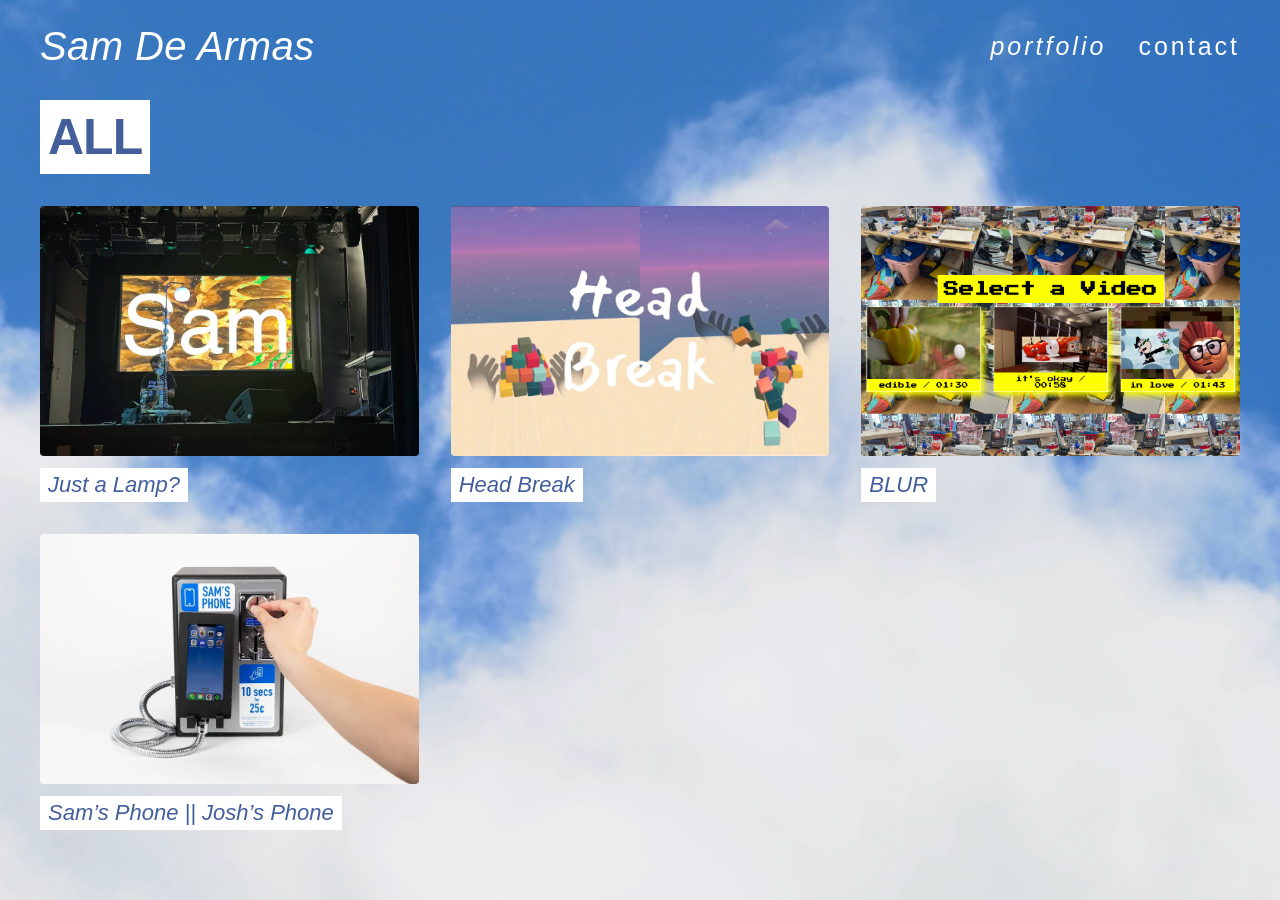
<file: portfolio/all.html>
<!doctype html>
<html lang="en">
  <head>
    <meta charset="utf-8" />
    <meta name="viewport" content="width=device-width, initial-scale=1" />
    <link rel="stylesheet" href="/style.css" />
    <link rel="stylesheet" href="/mobileStyle.css" />
    <link rel="stylesheet" href="/portfolio/portfolios.css" />
    <title>ALL</title>
  </head>
  <body>
    <nav>
      <a href="/index.html" class="nav-logo">Sam De Armas</a>

      <input type="checkbox" id="nav-toggle" class="nav-toggle-input" />
      <label for="nav-toggle" class="nav-toggle-label">
        <span></span>
        <span></span>
        <span></span>
      </label>

      <div class="nav-links">
        <a href="/index.html#portfolio" class="nav-logo">portfolio</a>
        <a href="/index.html#contact">contact</a>
      </div>
    </nav>
    <h1 class="portfolio-h1">ALL</h1>

    <div class="projects-grid">
      <a href="/portfolio/projects/lamp.html" class="project-card">
        <img src="/media/imgs/justALamp.png" alt="Just a Lamp?" />
        <span class="project-title">Just a Lamp?</span>
      </a>
      <a href="/portfolio/projects/headbreak.html" class="project-card">
        <img src="/media/imgs/hb/hb_01.png" alt="Head Break" />
        <span class="project-title">Head Break</span>
      </a>
      <a href="https://samdear.github.io/BLUR/" class="project-card">
        <img src="/media/imgs/blur.png" alt="BLUR" />
        <span class="project-title">BLUR</span>
      </a>

      <a href="/portfolio/projects/phone.html" class="project-card">
        <img src="/media/imgs/phone.png" alt="Project Three Title" />
        <span class="project-title">Sam’s Phone || Josh’s Phone</span>
      </a>
    </div>
  </body>
</html>
</file>
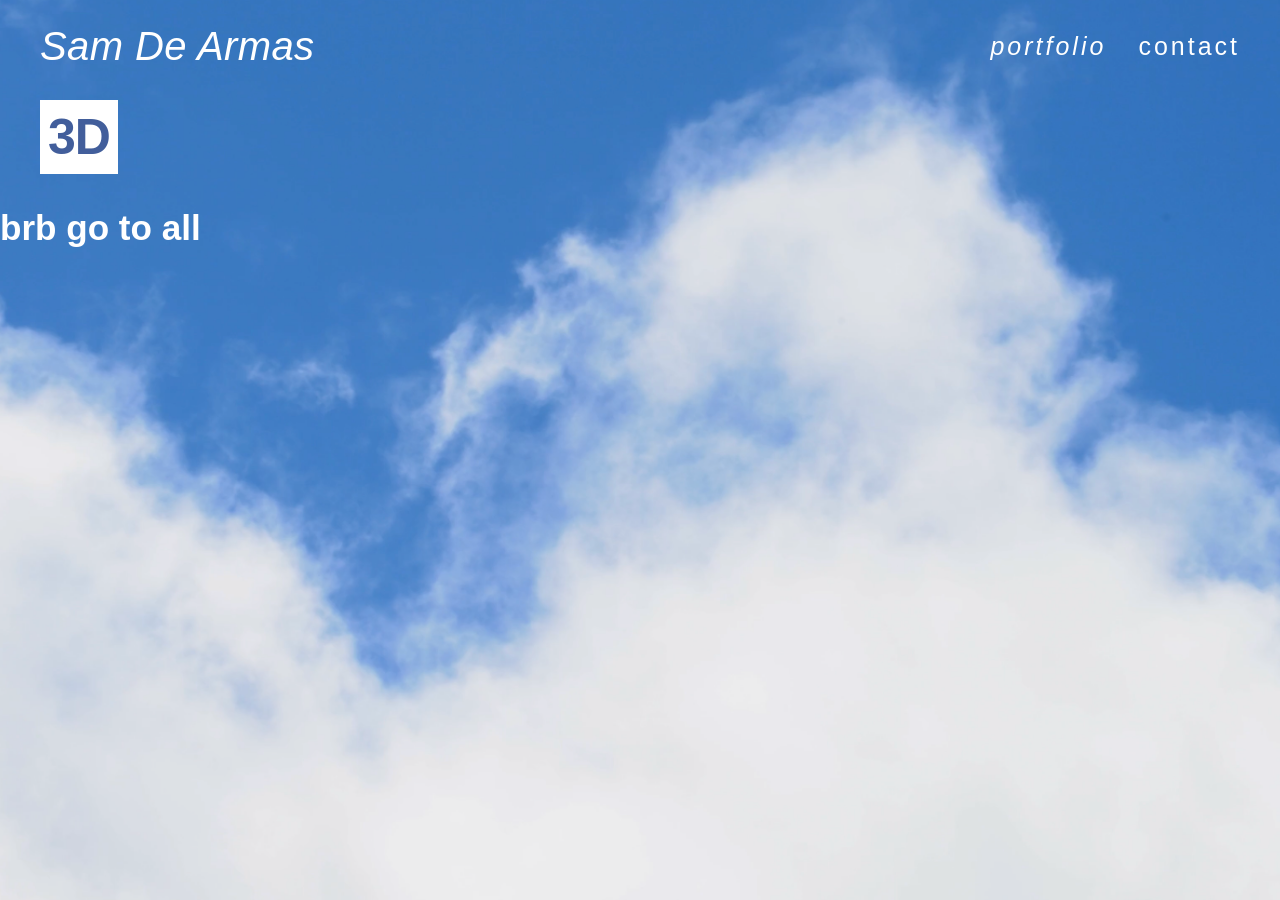
<file: portfolio/threed.html>
<!doctype html>
<html lang="en">
  <head>
    <meta charset="utf-8" />
    <meta name="viewport" content="width=device-width, initial-scale=1" />
    <link rel="stylesheet" href="/style.css" />
    <link rel="stylesheet" href="/mobileStyle.css" />
    <link rel="stylesheet" href="/portfolio/portfolios.css" />
    <title>3D</title>
  </head>
  <body>
    <nav>
      <a href="/index.html" class="nav-logo">Sam De Armas</a>

      <input type="checkbox" id="nav-toggle" class="nav-toggle-input" />
      <label for="nav-toggle" class="nav-toggle-label">
        <span></span>
        <span></span>
        <span></span>
      </label>

      <div class="nav-links">
        <a href="/index.html#portfolio" class="nav-logo">portfolio</a>
        <a href="/index.html#contact">contact</a>
      </div>
    </nav>
    <h1 class="portfolio-h1">3D</h1>
    <br />
    <h3>brb go to all</h3>
  </body>
</html>
</file>
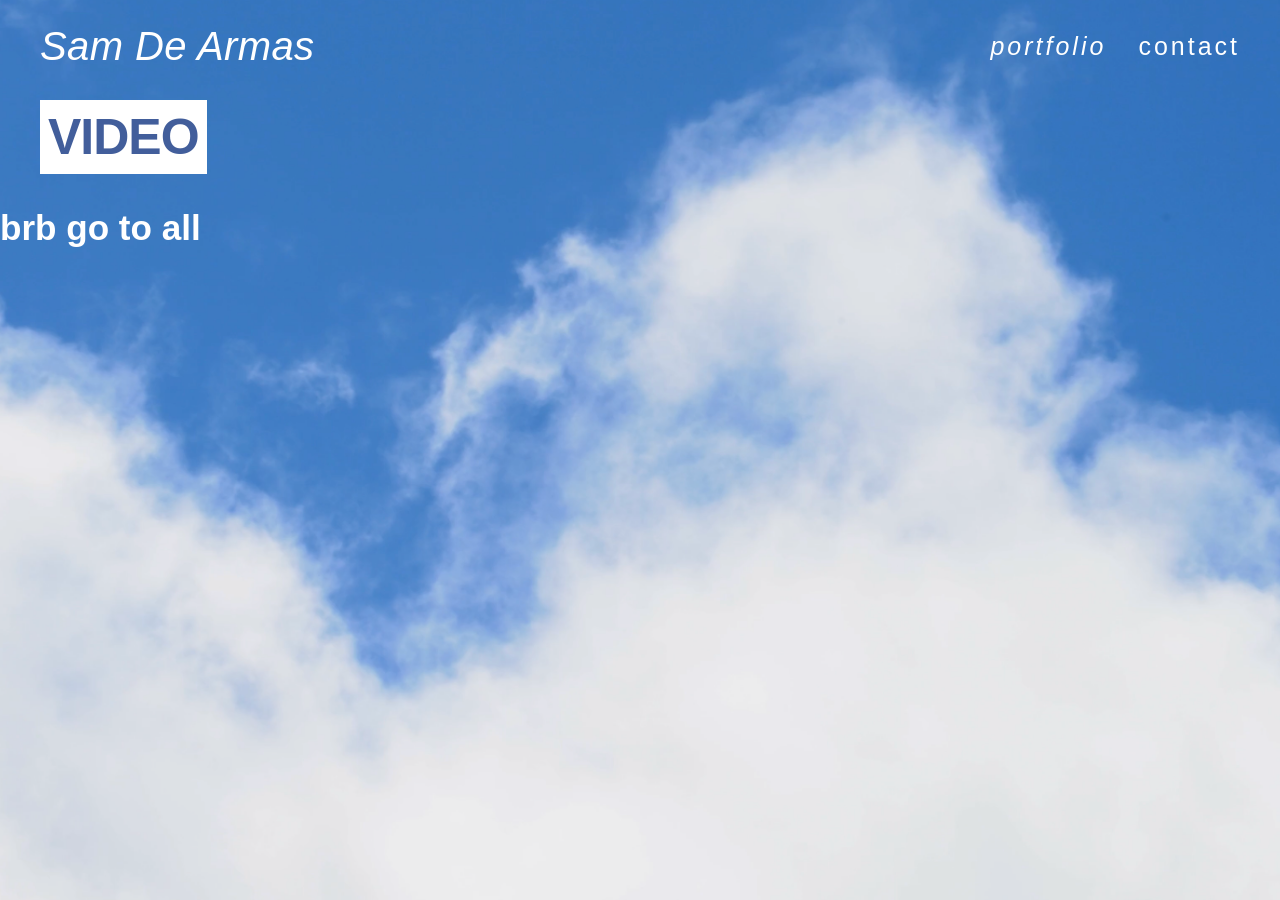
<file: portfolio/video.html>
<!doctype html>
<html lang="en">
  <head>
    <meta charset="utf-8" />
    <meta name="viewport" content="width=device-width, initial-scale=1" />
    <link rel="stylesheet" href="/style.css" />
    <link rel="stylesheet" href="/mobileStyle.css" />
    <link rel="stylesheet" href="/portfolio/portfolios.css" />
    <title>VIDEO</title>
  </head>
  <body>
    <nav>
      <a href="/index.html" class="nav-logo">Sam De Armas</a>

      <input type="checkbox" id="nav-toggle" class="nav-toggle-input" />
      <label for="nav-toggle" class="nav-toggle-label">
        <span></span>
        <span></span>
        <span></span>
      </label>

      <div class="nav-links">
        <a href="/index.html#portfolio" class="nav-logo">portfolio</a>
        <a href="/index.html#contact">contact</a>
      </div>
    </nav>
    <h1 class="portfolio-h1">VIDEO</h1>
    <br />
    <h3>brb go to all</h3>
  </body>
</html>
</file>
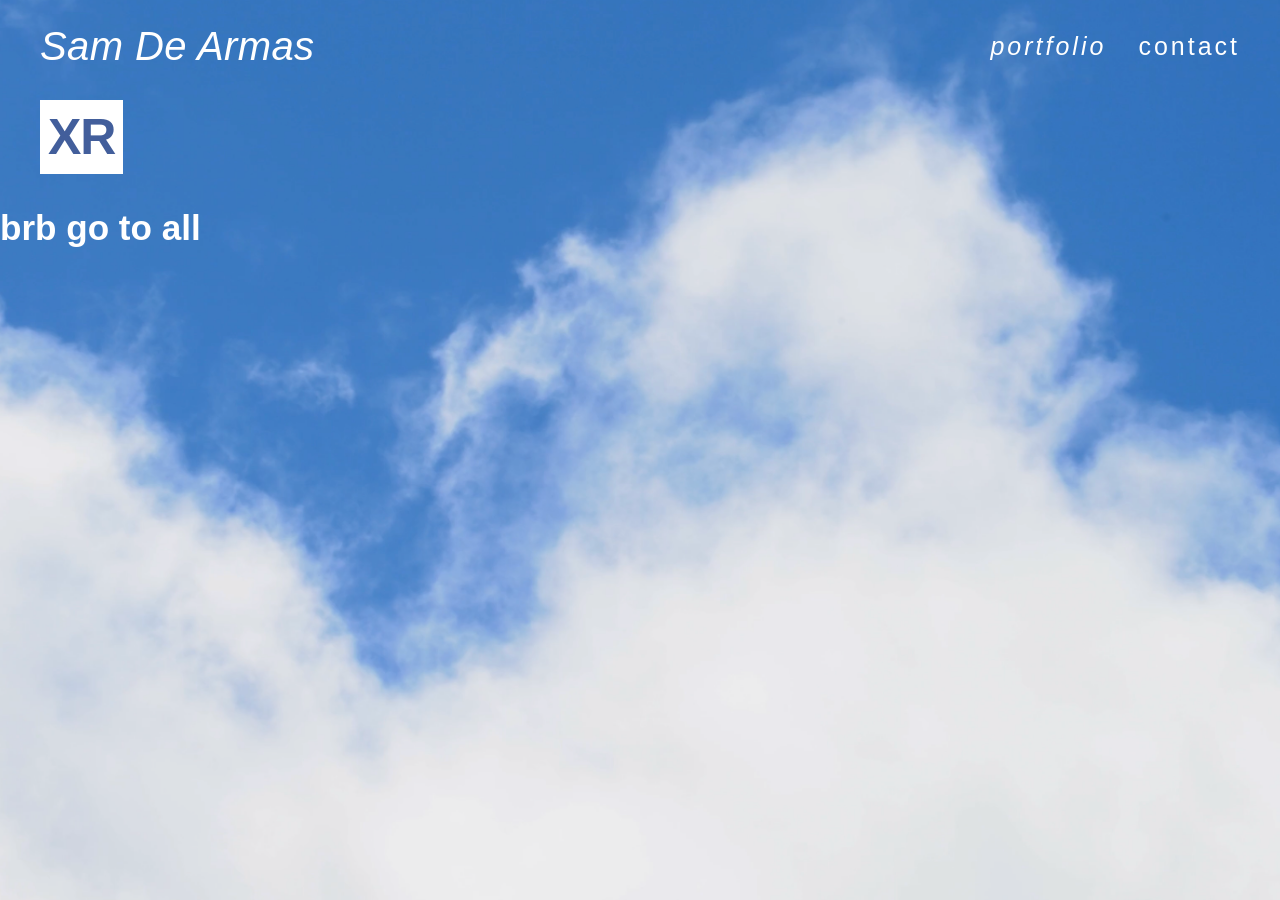
<file: portfolio/xr.html>
<!doctype html>
<html lang="en">
  <head>
    <meta charset="utf-8" />
    <meta name="viewport" content="width=device-width, initial-scale=1" />
    <link rel="stylesheet" href="/style.css" />
    <link rel="stylesheet" href="/mobileStyle.css" />
    <link rel="stylesheet" href="/portfolio/portfolios.css" />
    <title>XR xr</title>
  </head>
  <body>
    <nav>
      <a href="/index.html" class="nav-logo">Sam De Armas</a>

      <input type="checkbox" id="nav-toggle" class="nav-toggle-input" />
      <label for="nav-toggle" class="nav-toggle-label">
        <span></span>
        <span></span>
        <span></span>
      </label>

      <div class="nav-links">
        <a href="/index.html#portfolio" class="nav-logo">portfolio</a>
        <a href="/index.html#contact">contact</a>
      </div>
    </nav>
    <h1 class="portfolio-h1">XR</h1>
    <br />
    <h3>brb go to all</h3>
  </body>
</html>
</file>
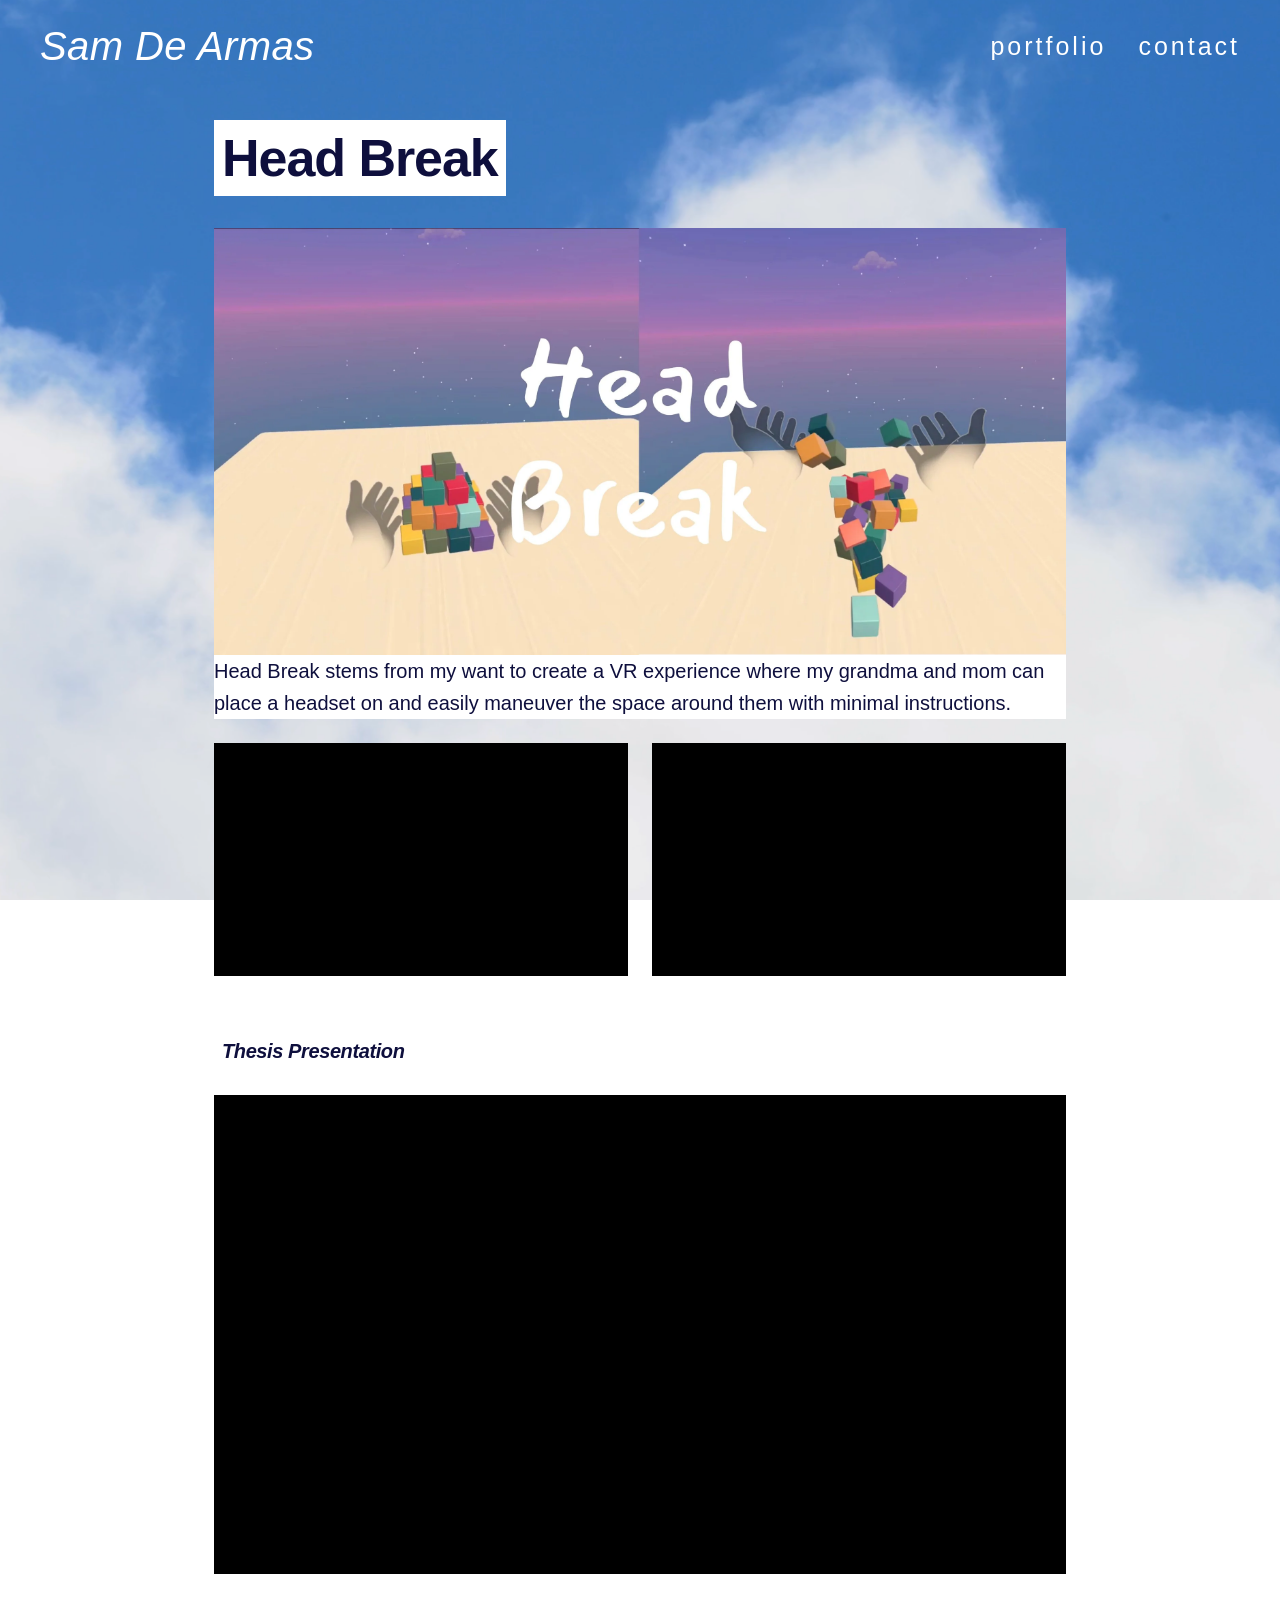
<file: portfolio/projects/headbreak.html>
<!doctype html>
<html lang="en">
  <head>
    <meta charset="utf-8" />
    <meta name="viewport" content="width=device-width, initial-scale=1" />
    <link rel="stylesheet" href="/style.css" />
    <link rel="stylesheet" href="/mobileStyle.css" />
    <link rel="stylesheet" href="/portfolio/project.css" />
    <title>Project Title — Sam De Armas</title>
  </head>
  <body>
    <!-- Navbar -->
    <nav>
      <a href="/index.html" class="nav-logo">Sam De Armas</a>
      <input type="checkbox" id="nav-toggle" class="nav-toggle-input" />
      <label for="nav-toggle" class="nav-toggle-label">
        <span></span><span></span><span></span>
      </label>
      <div class="nav-links">
        <a href="/index.html#portfolio">portfolio</a>
        <a href="/index.html#contact">contact</a>
      </div>
    </nav>

    <!-- Project Content Container -->
    <main class="project-container">
      <!-- PASTE YOUR BLOCKS BELOW IN ANY ORDER -->
      <h1 class="project-title">Head Break</h1>

      <img
        class="single-img"
        src="/media/imgs/hb/hb_01.png"
        alt="Description"
      />
      <p class="paragraph-text">
        Head Break stems from my want to create a VR experience where my grandma
        and mom can place a headset on and easily maneuver the space around them
        with minimal instructions.
      </p>
      <div class="grid-2">
        <div class="video-box">
          <iframe
            src="https://player.vimeo.com/video/988049218"
            allowfullscreen
          ></iframe>
        </div>
        <div class="video-box">
          <iframe
            src="https://player.vimeo.com/video/988050718"
            allowfullscreen
          ></iframe>
        </div>
      </div>
      <h2 class="section-title">Thesis Presentation</h2>

      <div class="video-box">
        <iframe
          src="https://player.vimeo.com/video/950015798"
          allowfullscreen
        ></iframe>
      </div>
    </main>
  </body>
</html>
</file>
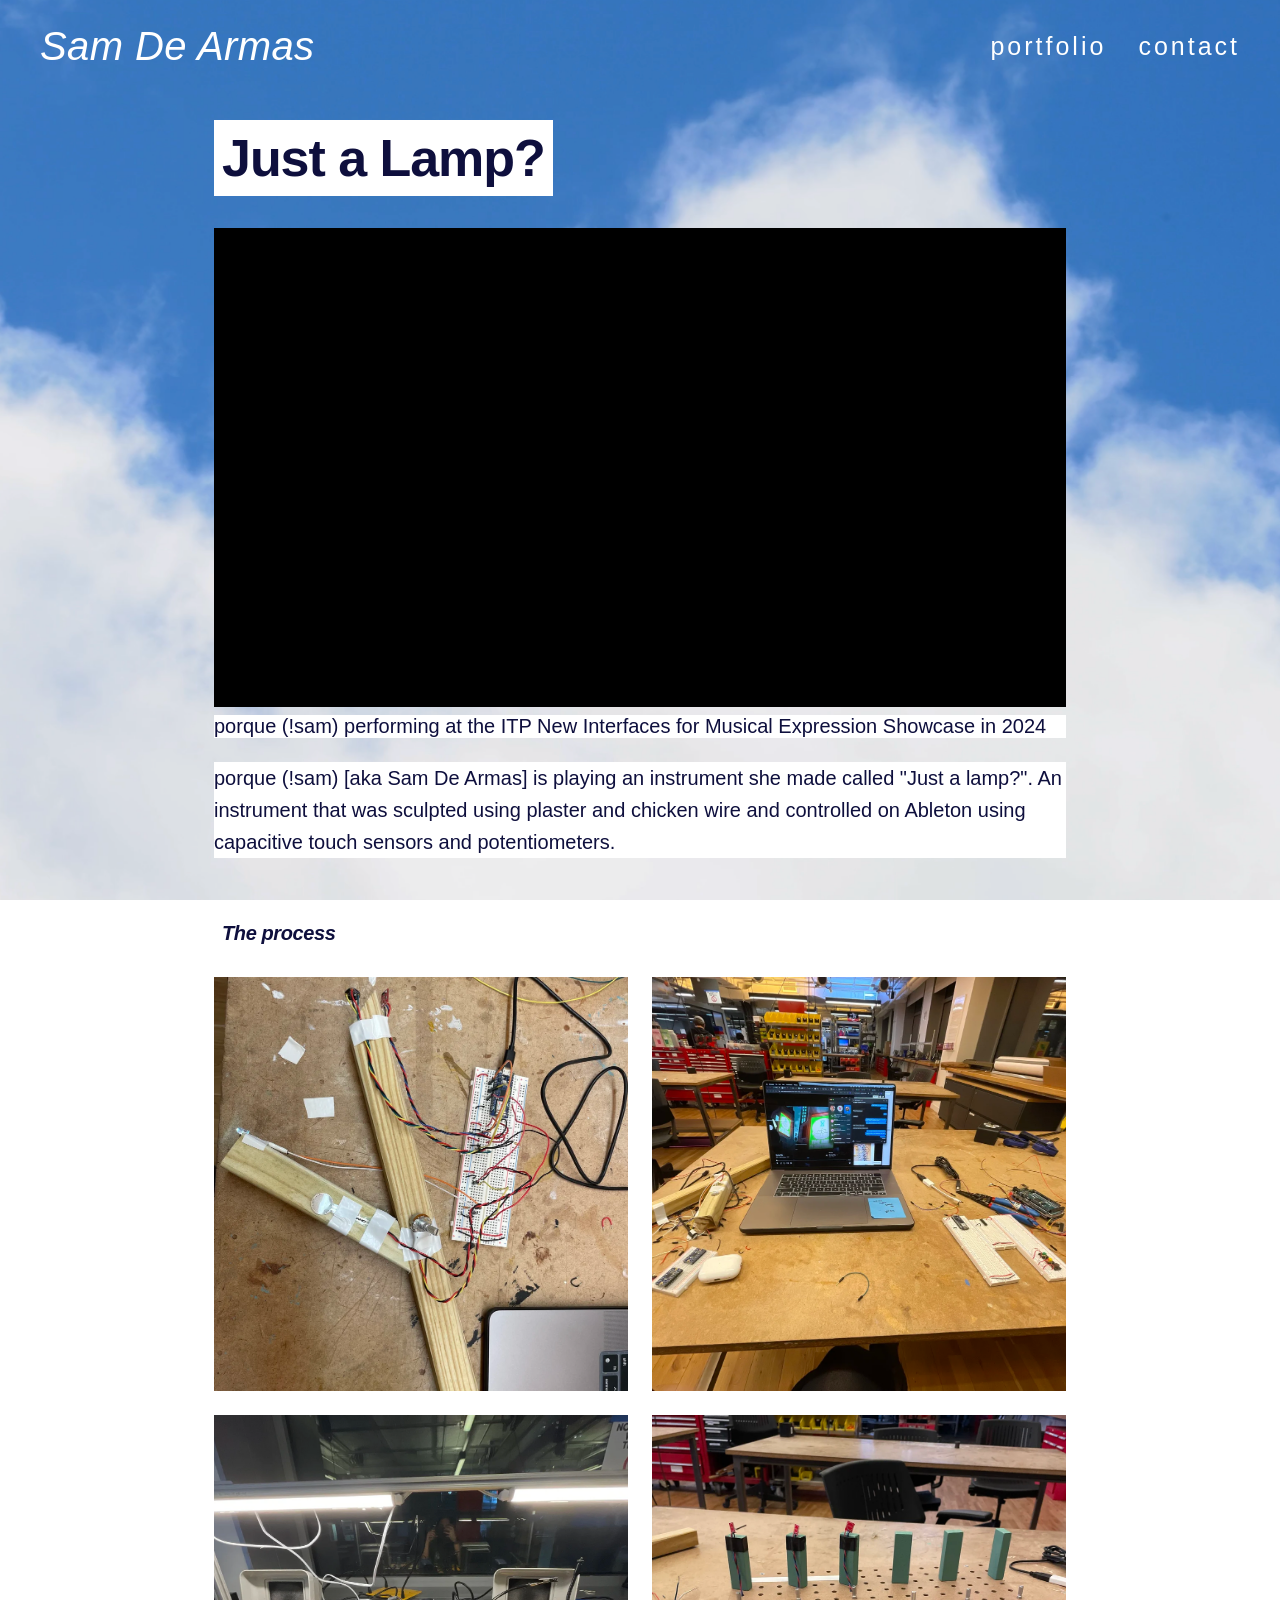
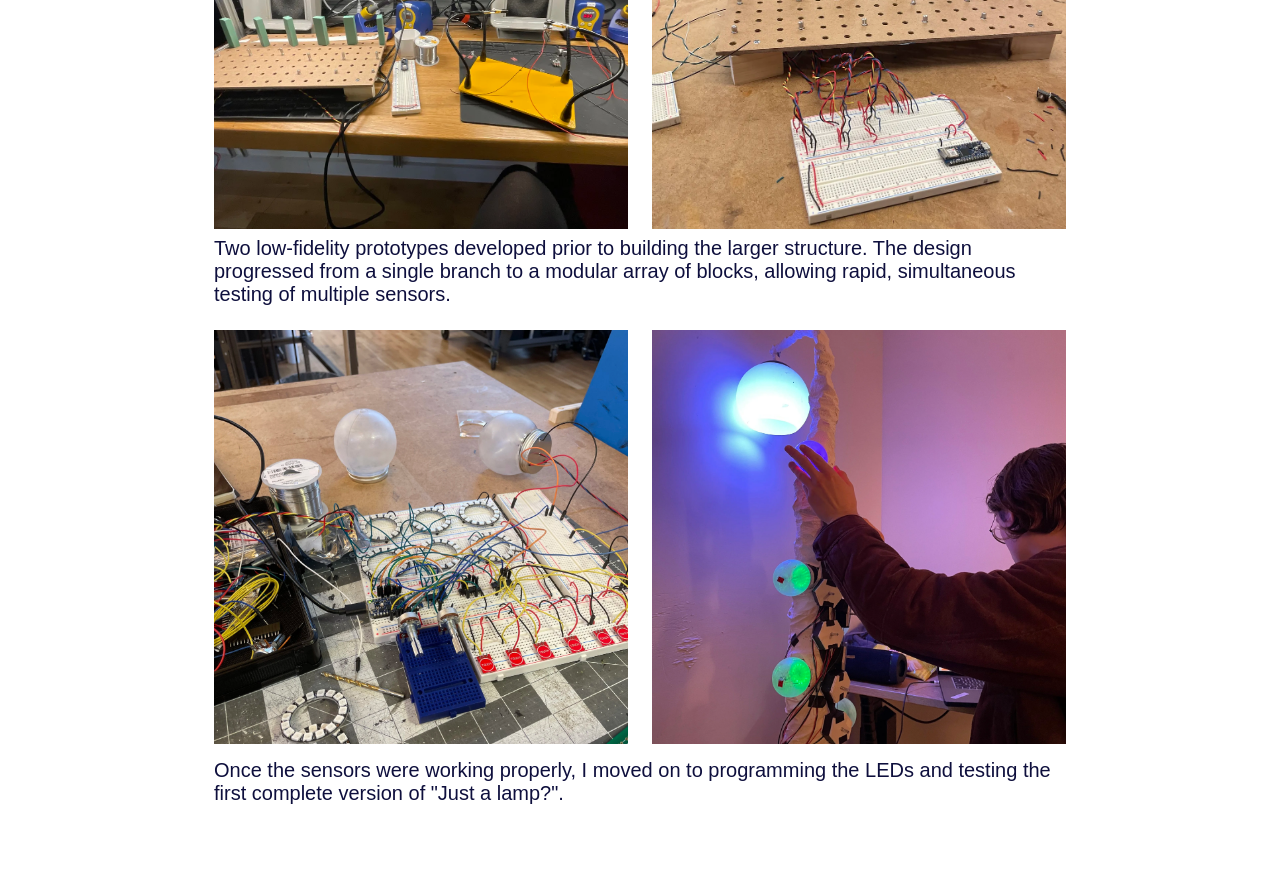
<file: portfolio/projects/lamp.html>
<!doctype html>
<html lang="en">
  <head>
    <meta charset="utf-8" />
    <meta name="viewport" content="width=device-width, initial-scale=1" />
    <link rel="stylesheet" href="/style.css" />
    <link rel="stylesheet" href="/mobileStyle.css" />
    <link rel="stylesheet" href="/portfolio/project.css" />
    <title>Just a Lamp?</title>
  </head>
  <body>
    <!-- Navbar -->
    <nav>
      <a href="/index.html" class="nav-logo">Sam De Armas</a>
      <input type="checkbox" id="nav-toggle" class="nav-toggle-input" />
      <label for="nav-toggle" class="nav-toggle-label">
        <span></span><span></span><span></span>
      </label>
      <div class="nav-links">
        <a href="/index.html#portfolio">portfolio</a>
        <a href="/index.html#contact">contact</a>
      </div>
    </nav>

    <!-- Project Content Container -->
    <main class="project-container">
      <!-- PASTE YOUR BLOCKS BELOW IN ANY ORDER -->
      <h1 class="project-title">Just a Lamp?</h1>

      <div class="video-box">
        <iframe
          src="https://player.vimeo.com/video/1010780967"
          allowfullscreen
        ></iframe>
      </div>
      <p class="caption">
        porque (!sam) performing at the ITP New Interfaces for Musical
        Expression Showcase in 2024
      </p>

      <p class="paragraph-text">
        porque (!sam) [aka Sam De Armas] is playing an instrument she made
        called "Just a lamp?". An instrument that was sculpted using plaster and
        chicken wire and controlled on Ableton using capacitive touch sensors
        and potentiometers.
      </p>
      <h2 class="section-title">The process</h2>

      <div class="grid-2">
        <img src="/media/imgs/lamp/lamp_01.png" alt="Item 1" />
        <img src="/media/imgs/lamp/lamp_02.png" alt="Item 2" />
        <img src="/media/imgs/lamp/lamp_03.png" alt="Item 3" />
        <img src="/media/imgs/lamp/lamp_04.png" alt="Item 4" />
      </div>
      <p class="caption">
        Two low-fidelity prototypes developed prior to building the larger
        structure. The design progressed from a single branch to a modular array
        of blocks, allowing rapid, simultaneous testing of multiple sensors.
      </p>

      <div class="grid-2">
        <div>
          <img src="/media/imgs/lamp/lamp_05.png" alt="Left Image" />
        </div>
        <div>
          <img src="/media/imgs/lamp/lamp_06.png" alt="Right Image" />
        </div>
      </div>
      <p class="caption">
        Once the sensors were working properly, I moved on to programming the
        LEDs and testing the first complete version of "Just a lamp?".
      </p>
    </main>
  </body>
</html>
</file>
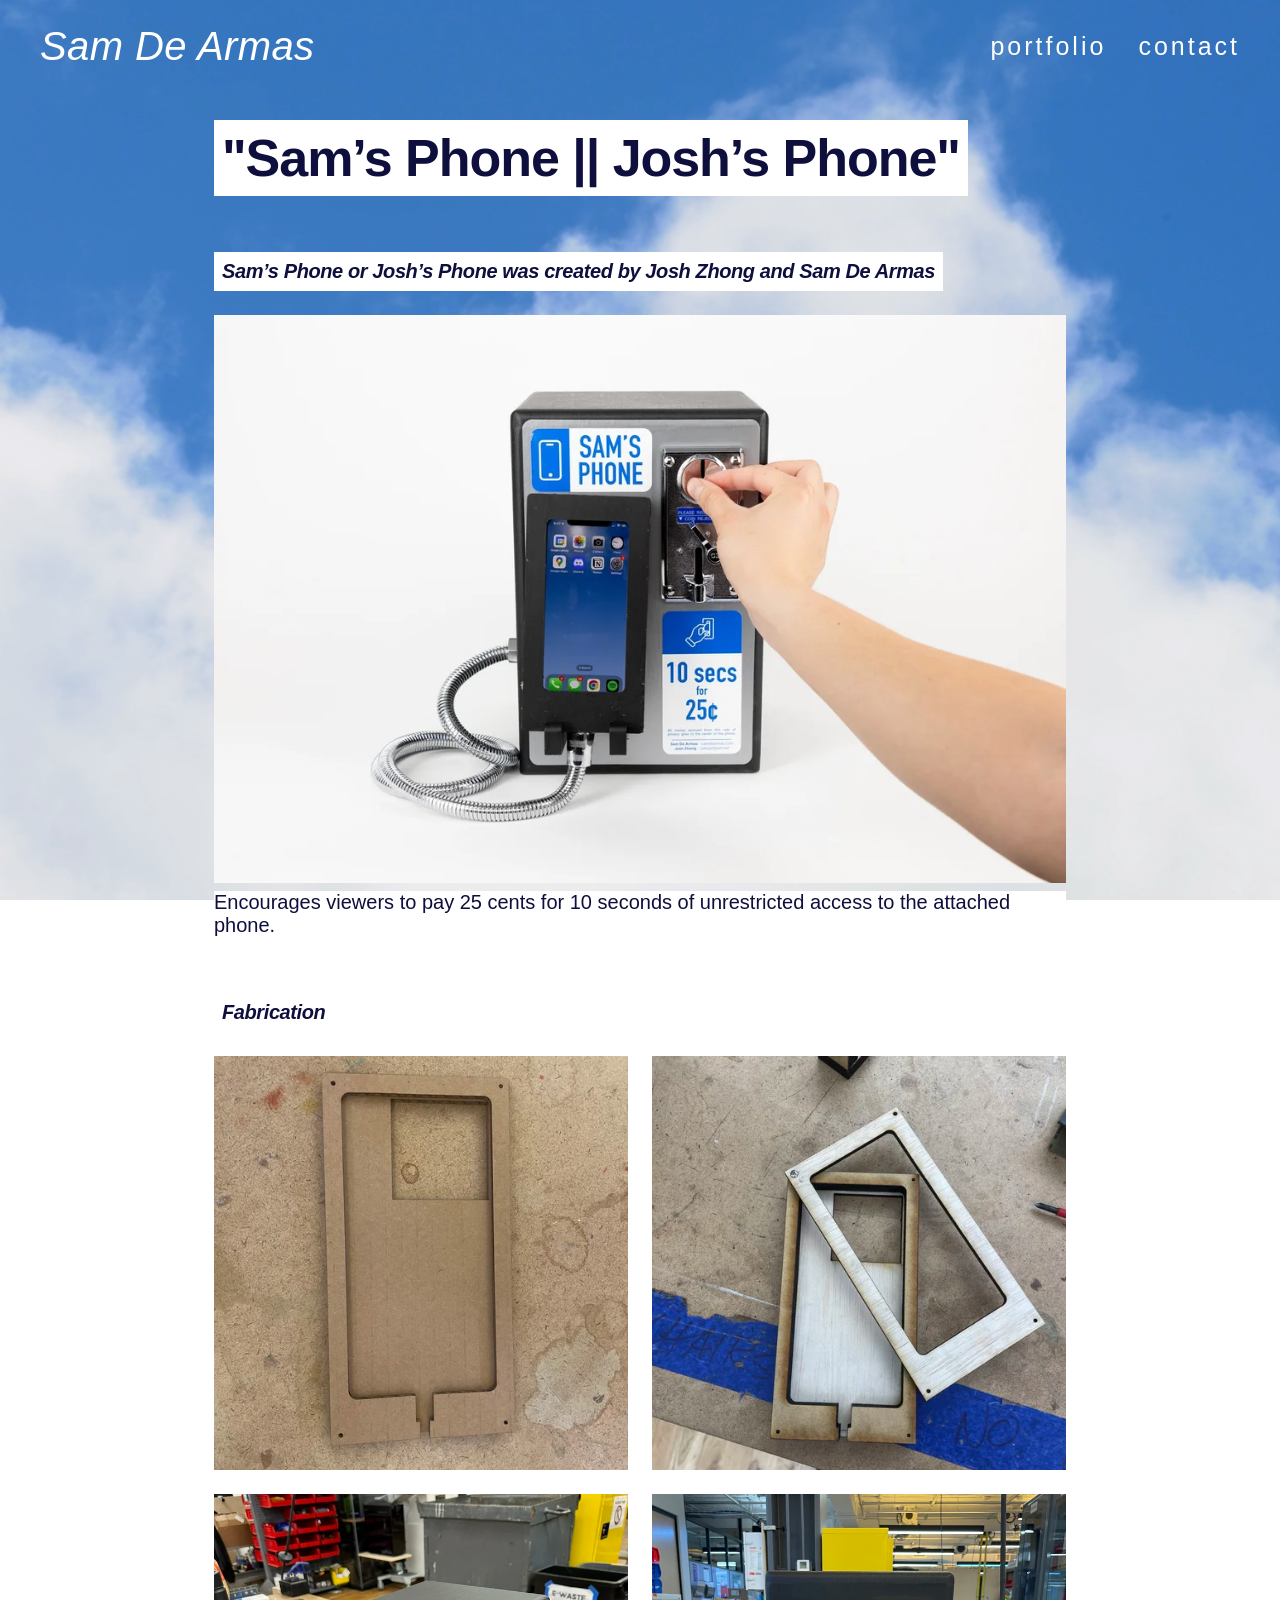
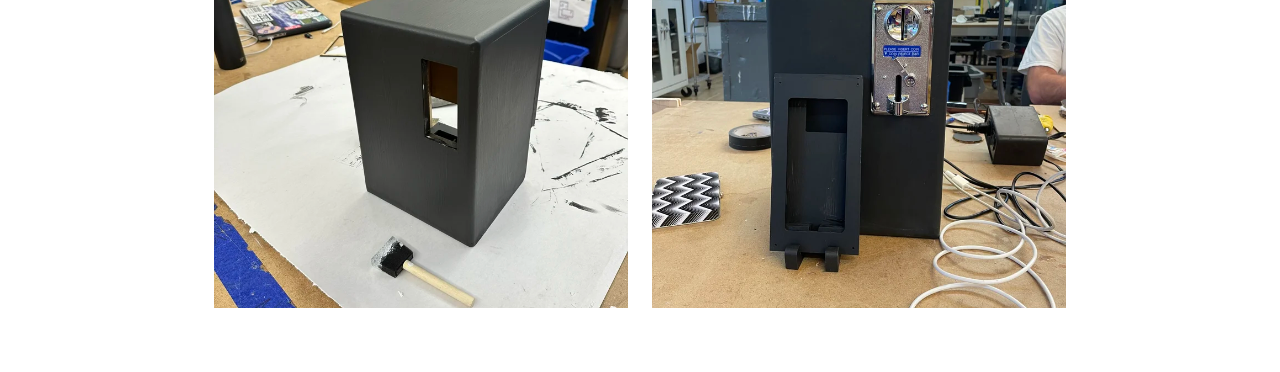
<file: portfolio/projects/phone.html>
<!doctype html>
<html lang="en">
  <head>
    <meta charset="utf-8" />
    <meta name="viewport" content="width=device-width, initial-scale=1" />
    <link rel="stylesheet" href="/style.css" />
    <link rel="stylesheet" href="/mobileStyle.css" />
    <link rel="stylesheet" href="/portfolio/project.css" />
    <title>Sam’s Phone || Josh’s Phone — Sam De Armas</title>
  </head>
  <body>
    <!-- Navbar -->
    <nav>
      <a href="/index.html" class="nav-logo">Sam De Armas</a>
      <input type="checkbox" id="nav-toggle" class="nav-toggle-input" />
      <label for="nav-toggle" class="nav-toggle-label">
        <span></span><span></span><span></span>
      </label>
      <div class="nav-links">
        <a href="/index.html#portfolio">portfolio</a>
        <a href="/index.html#contact">contact</a>
      </div>
    </nav>

    <!-- Project Content Container -->
    <main class="project-container">
      <!-- PASTE YOUR BLOCKS BELOW IN ANY ORDER -->
      <h1 class="project-title">"Sam’s Phone || Josh’s Phone"</h1>
      <h2 class="section-title">
        Sam’s Phone or Josh’s Phone was created by Josh Zhong and Sam De Armas
      </h2>
      <img class="single-img" src="/media/imgs/phone.png" alt="Description" />
      <p class="caption">
        Encourages viewers to pay 25 cents for 10 seconds of unrestricted access
        to the attached phone.
      </p>

      <h2 class="section-title">Fabrication</h2>
      <div class="grid-2">
        <img src="/media/imgs/phone/phone_02.png" alt="Item 1" />
        <img src="/media/imgs/phone/phone_03.png" alt="Item 2" />
        <img src="/media/imgs/phone/phone_06.png" alt="Item 3" />
        <img src="/media/imgs/phone/phone_07.png" alt="Item 4" />
      </div>
    </main>
  </body>
</html>
</file>
<file: style.css>
* {
  margin: 0;
  padding: 0;
  box-sizing: border-box;
}

html {
  scroll-behavior: smooth;
}

body {
  font-family: Arial, Helvetica, sans-serif;
  font-size: 30px;
  color: white;
  overflow-x: hidden;
}

a {
  color: inherit;
  text-decoration: none;
}

a:hover {
  text-decoration: underline;
}

section {
  height: 100vh;
  display: flex;
  flex-direction: column;
  justify-content: center;
  padding: 2rem 2.5rem;
}

h1 {
  font-size: 50px;
  letter-spacing: -0.02em;
  /* position: fixed;
  top: 30%;
  left: 20%;
  display: flex; */
  color: rgb(66, 94, 155);
  background-color: white;
}

h2 {
  font-size: 30px;
  font-style: italic;
  letter-spacing: -0.02em;
  /* position: fixed;
  top: 40%;
  left: 20%;
  display: flex; */
  color: rgb(66, 94, 155);
  background-color: white;
}

h1,
h2 {
  width: fit-content;
  padding: 0.5rem 0.5rem;
}

#myVideo {
  position: fixed;
  width: 100%;
  height: 100%;
  object-position: center center; /* Adjust these values to shift focus */
  object-fit: cover;
  z-index: -1;

  background: url("/media/imgs/background.png") no-repeat center center;
  background-size: cover;
}

nav {
  position: fixed;
  top: 0;
  left: 0;
  right: 0;
  display: flex;
  justify-content: space-between;
  align-items: center;
  padding: 1.5rem 2.5rem;
  z-index: 10;
}

.nav-logo {
  font-size: 40px;
  font-style: italic;
  color: var(--white);
  text-decoration: none;
  letter-spacing: 0.01em;
  font-style: bold;
}

.nav-links {
  display: flex;
  gap: 2rem;
}

.nav-links a {
  font-family: "Helvetica Neue", Helvetica, Arial, sans-serif;
  font-size: 25px;
  letter-spacing: 0.12em;
  text-transform: lowercase;
  color: var(--off-white);
  text-decoration: none;
  transition: color 0.2s;
}

.nav-links a:hover {
  text-decoration: underline;
}

section {
  height: 100vh;
}

.portfolio-links {
  display: flex;
  flex-wrap: wrap;
  gap: 0.5rem;
}

.portfolio-links a {
  font-size: 30px;
  font-style: italic;
  letter-spacing: -0.02em;
  color: rgb(66, 94, 155);
  background-color: white;
  padding: 0.5rem;
}
</file>
<file: mobileStyle.css>
.nav-toggle-input {
  display: none;
}

.nav-toggle-label {
  display: none;
  flex-direction: column;
  justify-content: space-between;
  width: 28px;
  height: 20px;
  cursor: pointer;
  z-index: 11;
}

.nav-toggle-label span {
  display: block;
  width: 100%;
  height: 2px;
  background-color: white;
  transition: all 0.3s ease;
}

@media (max-width: 768px) {
  .nav-toggle-label {
    display: flex;
  }

  .nav-links {
    display: none;
    position: fixed;
    top: 0;
    left: 0;
    right: 0;
    bottom: 0;
    flex-direction: column;
    justify-content: center;
    align-items: center;
    gap: 2.5rem;
    background-color: rgba(0, 0, 0, 0.85);
    backdrop-filter: blur(4px);
    z-index: 10;
  }

  .nav-links a {
    font-size: 32px;
  }

  /* Show menu when checkbox is checked */
  .nav-toggle-input:checked ~ .nav-links {
    display: flex;
  }

  /* Animate to X */
  .nav-toggle-input:checked ~ .nav-toggle-label span:nth-child(1) {
    transform: translateY(9px) rotate(45deg);
  }
  .nav-toggle-input:checked ~ .nav-toggle-label span:nth-child(2) {
    opacity: 0;
  }
  .nav-toggle-input:checked ~ .nav-toggle-label span:nth-child(3) {
    transform: translateY(-9px) rotate(-45deg);
  }
}
</file>
<file: portfolio/portfolios.css>
body {
  background-image: url("../media/imgs/background.png");
  background-size: cover;
  background-position: center;
  background-attachment: fixed;
}

.portfolio-h1 {
  position: relative;
  margin-top: 100px;
  margin-left: 2.5rem;
}

.projects-grid {
  display: grid;
  grid-template-columns: repeat(auto-fill, minmax(280px, 1fr));
  gap: 2rem;
  padding: 2rem 2.5rem;
}

.project-card {
  display: flex;
  flex-direction: column;
  text-decoration: none;
}

.project-card img {
  width: 100%;
  height: 250px;
  object-fit: cover;
  border-radius: 4px;
  transform-origin: center center;
}

.project-title {
  margin-top: 0.75rem;
  font-size: 22px;
  color: rgb(66, 94, 155);
  background-color: white;
  width: fit-content;
  padding: 0.25rem 0.5rem;
  font-style: italic;
}

.project-card:hover img {
  animation: wiggle 0.4s ease-in-out infinite;
}

@keyframes wiggle {
  0% {
    transform: rotate(0deg);
  }
  25% {
    transform: rotate(-3deg);
  }
  50% {
    transform: rotate(3deg);
  }
  75% {
    transform: rotate(-3deg);
  }
  100% {
    transform: rotate(0deg);
  }
}
</file>
<file: portfolio/project.css>
/* Page Setup
body {
  background-color: white;
  color: rgb(1, 8, 37);
  font-family: Arial, Helvetica, sans-serif;
} */

.project-container {
  max-width: 900px;
  margin: 0 auto;
  padding: 120px 1.5rem 4rem 1.5rem;
}

/* Typography Blocks */
.project-title {
  font-size: 52px;
  font-weight: 700;
  text-align: center;
  color: #0e0f3d;
  margin-bottom: 2rem;
}

.section-title {
  font-size: 20px;
  font-weight: 700;
  text-align: center;
  color: #0e0f3d;
  margin: 3.5rem 0 1.5rem 0;
  background-color: white;
}

.paragraph-text {
  font-size: 20px;
  line-height: 1.6;
  color: #0e0f3d;
  margin-bottom: 1.5rem;
  background-color: white;
}

.caption {
  font-size: 20px;
  color: #0e0f3d;
  margin-top: 0.5rem;
  margin-bottom: 1.5rem;
  background-color: white;
}

.caption.italic {
  font-style: italic;
}

/* Media Elements */
.single-img {
  width: 100%;
  height: auto;
  display: block;
}

/* Video Box (16:9 Aspect Ratio) */
.video-box {
  position: relative;
  width: 100%;
  padding-bottom: 56.25%;
  height: 0;
  background: #000;
}

.video-box iframe {
  position: absolute;
  top: 0;
  left: 0;
  width: 100%;
  height: 100%;
  border: 0;
}

/* Grids */
.grid-2 {
  display: grid;
  grid-template-columns: 1fr 1fr;
  gap: 1.5rem;
}

.grid-2 img {
  width: 100%;
  aspect-ratio: 1 / 1;
  object-fit: cover;
}

/* Mobile Responsiveness */
@media (max-width: 768px) {
  .grid-2 {
    grid-template-columns: 1fr;
  }
  .project-title {
    font-size: 36px;
  }
  .section-title {
    font-size: 28px;
  }
}

body {
  background-image: url("/media/imgs/background.png");
  background-size: cover;
  background-position: center center;
  background-attachment: fixed;
  color: white;
  font-family: Arial, Helvetica, sans-serif;
}
</file>
